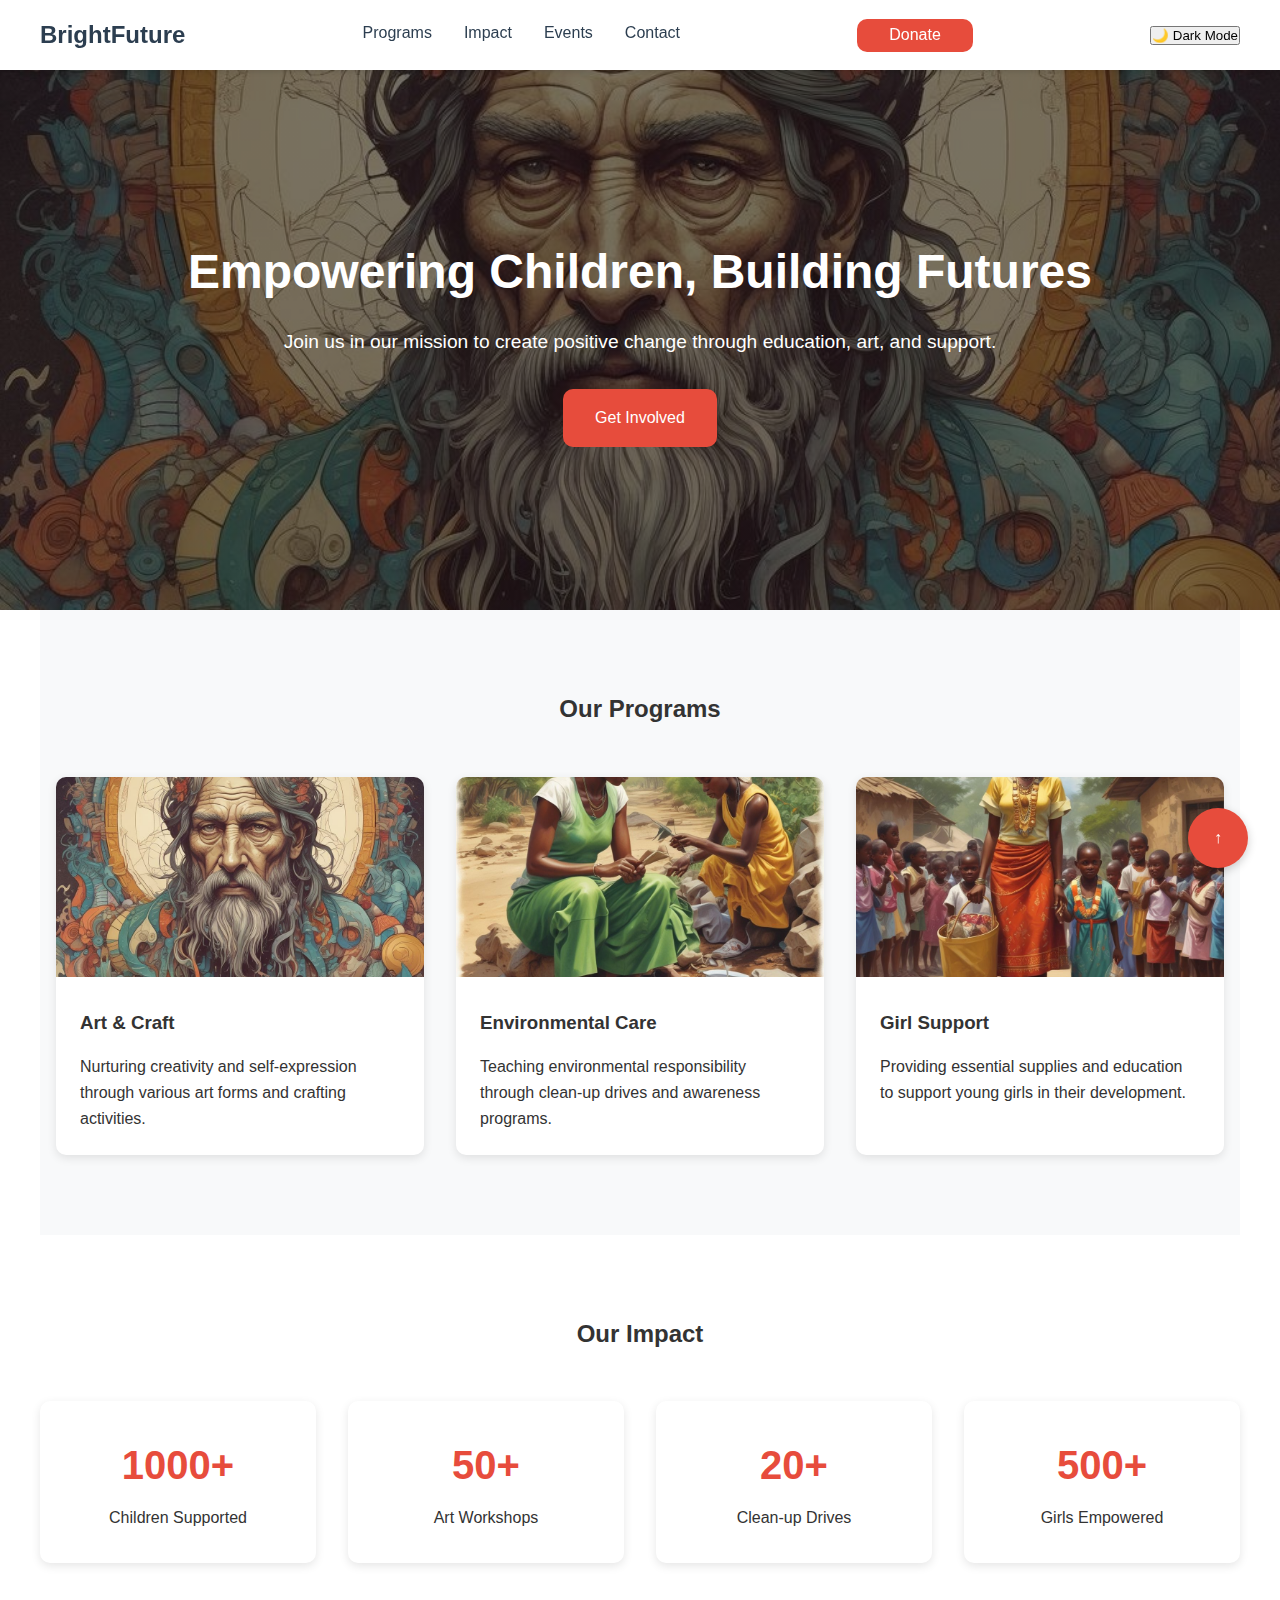
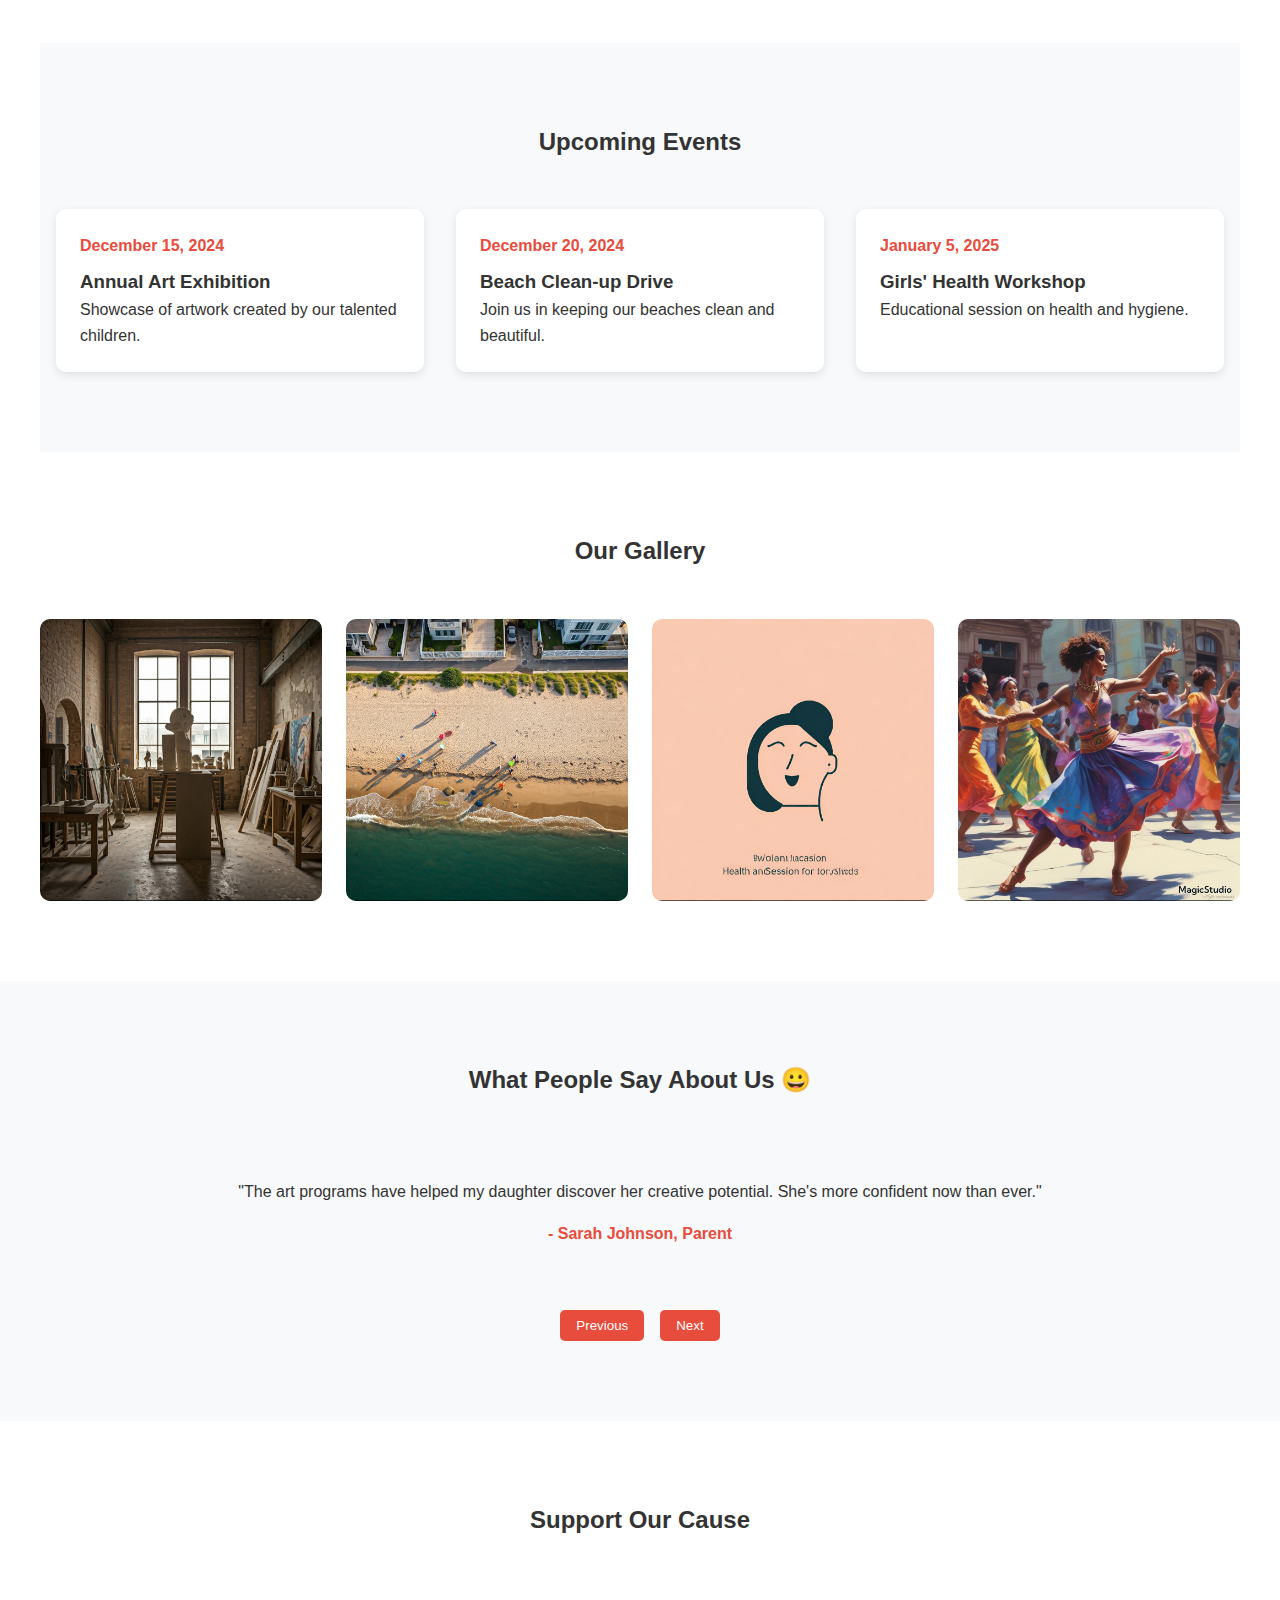
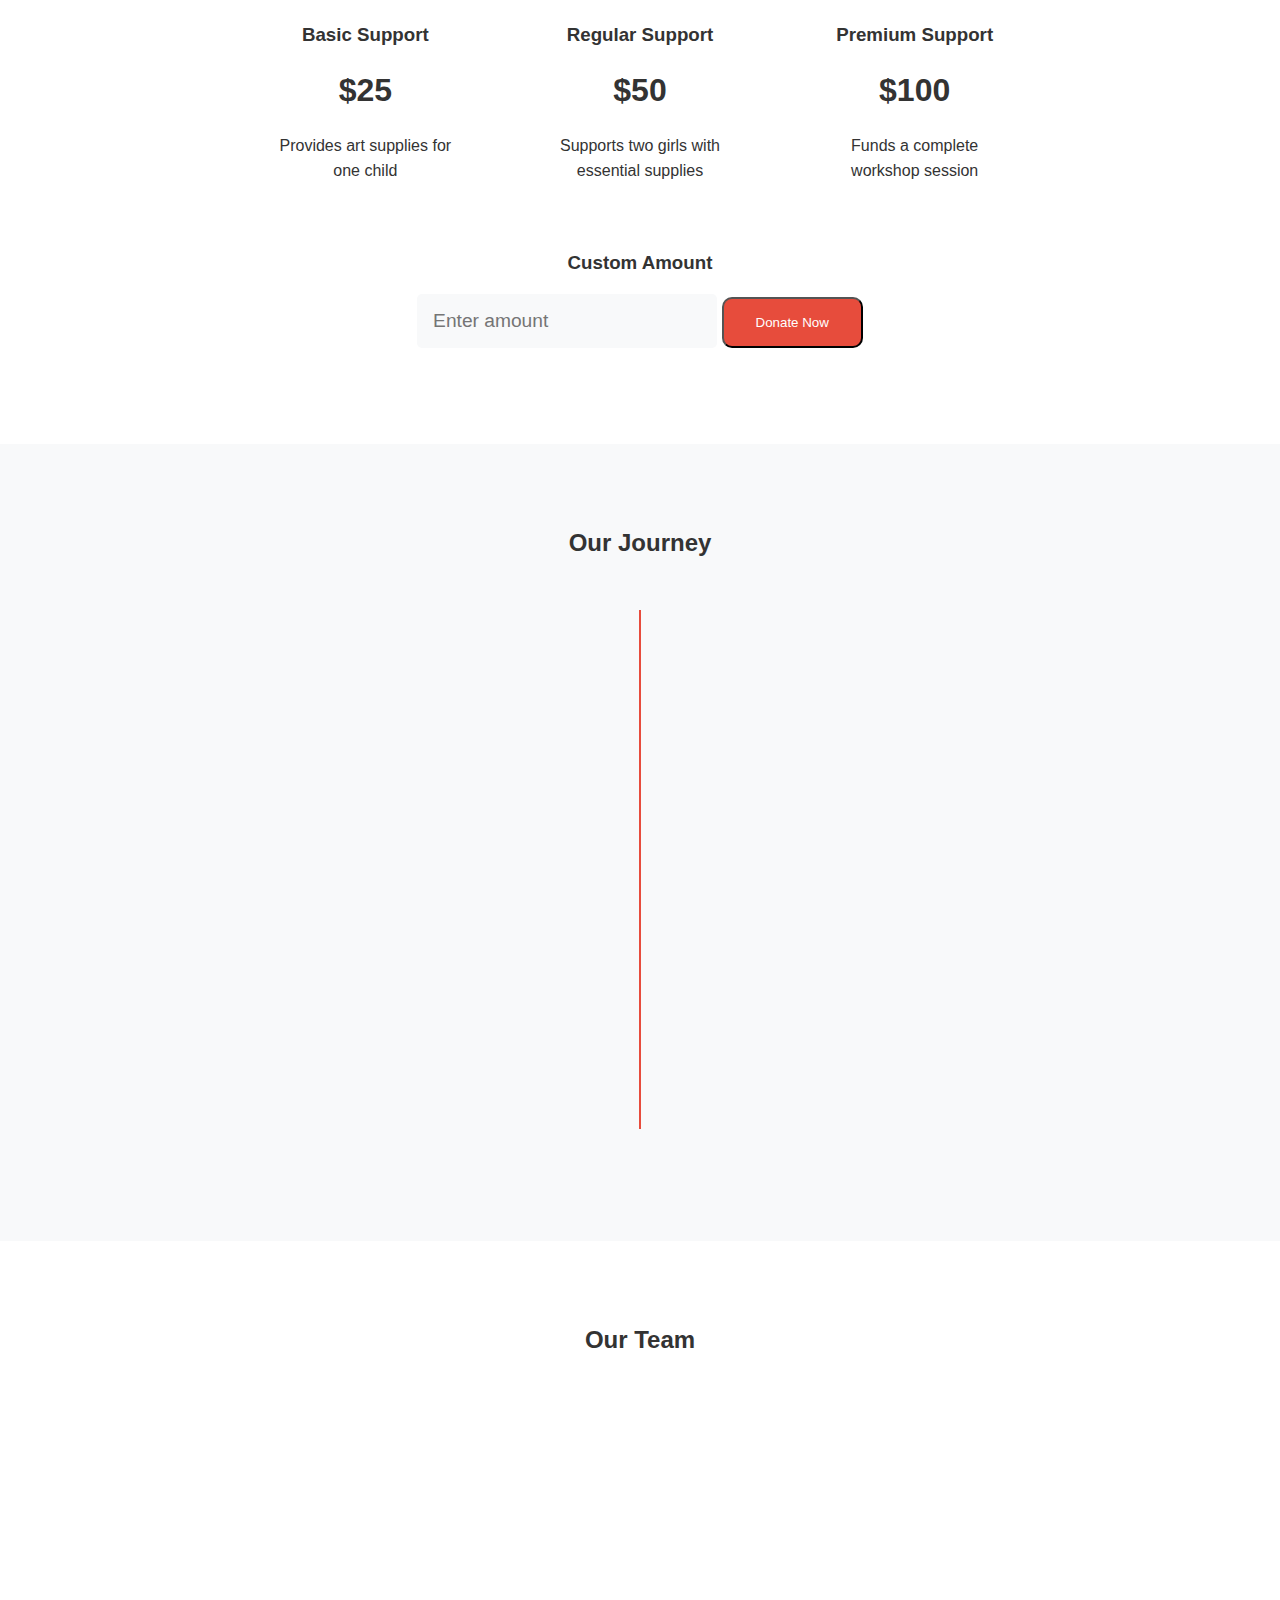
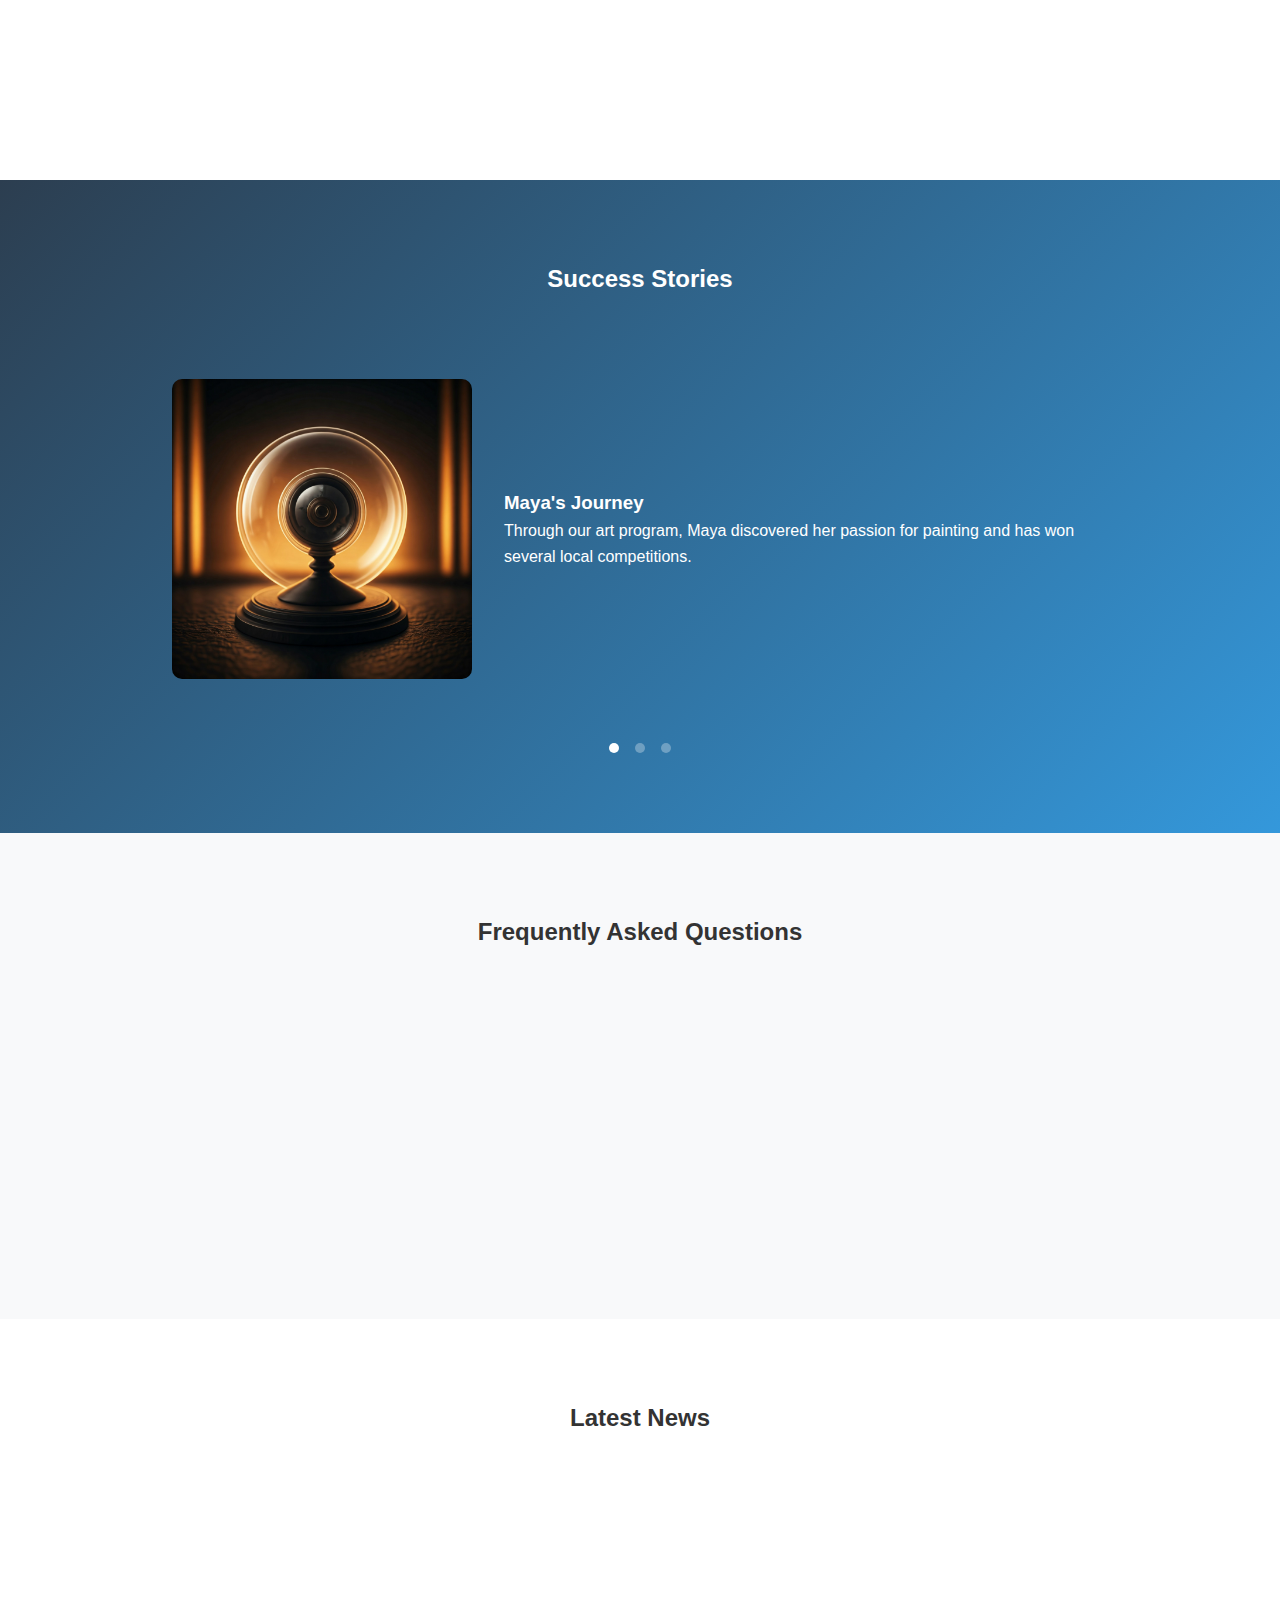
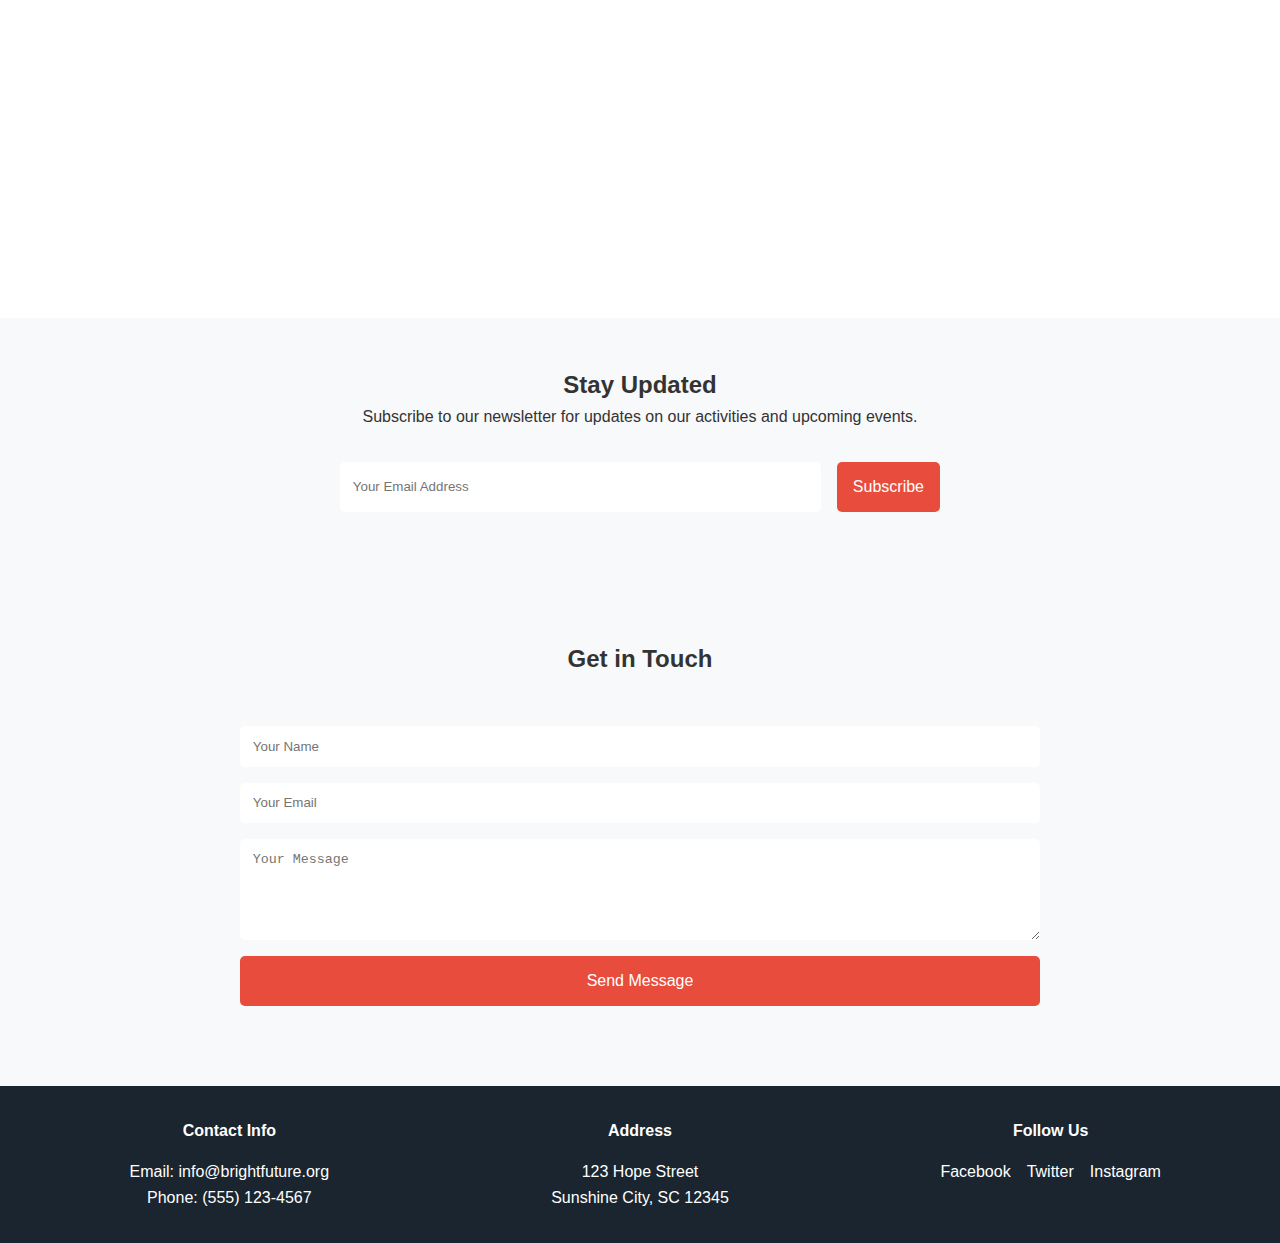
<file: index.html>
<!DOCTYPE html>
<html lang="en">
<head>
    <meta charset="UTF-8">
    <meta name="viewport" content="width=device-width, initial-scale=1.0">
    <title>BrightFuture - Empowering Children</title>
    <link rel="stylesheet" href="index.css">
    
</head>
<body>
        <div class="progress-bar"></div>
        <nav>
            <div class="nav-content">
                <div class="logo">BrightFuture</div>
                <div class="nav-links">
                    <a href="#programs">Programs</a>
                    <a href="#impact">Impact</a>
                    <a href="#events">Events</a>
                    <a href="#contact">Contact</a>
                </div>
                <a href="#" class="cta-button" >Donate</a>
                <button id="theme-toggle" class="theme-toggle-btn">🌙 Dark Mode</button>
                
            </div>
        </nav>
    <section class="hero">
        <div class="hero-content">
            <h1>Empowering Children, Building Futures</h1>
            <p>Join us in our mission to create positive change through education, art, and support.</p>
            <a href="#contact" class="cta-button">Get Involved</a>
        </div>
    </section>


    <section id="programs" class="programs">
        <h2 class="section-title">Our Programs</h2>
        <div class="program-grid">
            <div class="program-card">
                <img src="images/programs/art&craft.jpg" alt="Art & Craft" class="program-image">
                <div class="program-content">
                    <h3>Art & Craft</h3>
                    <p>Nurturing creativity and self-expression through various art forms and crafting activities.</p>
                </div>
            </div>
            <div class="program-card">
                <img src="images/programs/enviroment.jpg" alt="Environmental Initiative" class="program-image">
                <div class="program-content">
                    <h3>Environmental Care</h3>
                    <p>Teaching environmental responsibility through clean-up drives and awareness programs.</p>
                </div>
            </div>
            <div class="program-card">
                <img src="images/programs/girl-support.jpg" alt="Girl Support" class="program-image">
                <div class="program-content">
                    <h3>Girl Support</h3>
                    <p>Providing essential supplies and education to support young girls in their development.</p>
                </div>
            </div>
        </div>
    </section>

    <section id="impact" class="impact">
        <div class="impact-content">
            <h2 class="section-title">Our Impact</h2>
            <div class="stats-grid">
                <div class="stat-card">
                    <div class="stat-number">1000+</div>
                    <p>Children Supported</p>
                </div>
                <div class="stat-card">
                    <div class="stat-number">50+</div>
                    <p>Art Workshops</p>
                </div>
                <div class="stat-card">
                    <div class="stat-number">20+</div>
                    <p>Clean-up Drives</p>
                </div>
                <div class="stat-card">
                    <div class="stat-number">500+</div>
                    <p>Girls Empowered</p>
                </div>
            </div>
        </div>
    </section>

    <section id="events" class="events">
        <h2 class="section-title">Upcoming Events</h2>
        <div class="event-list">
            <div class="event-card">
                <div class="event-content">
                    <div class="event-date">December 15, 2024</div>
                    <h3>Annual Art Exhibition</h3>
                    <p>Showcase of artwork created by our talented children.</p>
                </div>
            </div>
            <div class="event-card">
                <div class="event-content">
                    <div class="event-date">December 20, 2024</div>
                    <h3>Beach Clean-up Drive</h3>
                    <p>Join us in keeping our beaches clean and beautiful.</p>
                </div>
            </div>
            <div class="event-card">
                <div class="event-content">
                    <div class="event-date">January 5, 2025</div>
                    <h3>Girls' Health Workshop</h3>
                    <p>Educational session on health and hygiene.</p>
                </div>
            </div>
        </div>
    </section>

    <section class="gallery">
        <div class="gallery-content">
            <h2 class="section-title">Our Gallery</h2>
            <div class="gallery-grid">
                <div class="gallery-item">
                    <img src="images/gallery/Art-workshop.jpeg" alt="Art Workshop">
                    <div class="gallery-overlay">
                        <h3>Art Workshop</h3>
                        <p>Children expressing creativity through painting</p>
                    </div>
                </div>
                <div class="gallery-item">
                    <img src="images/gallery/community-cleanup.jpeg" alt="Community Cleanup">
                    <div class="gallery-overlay">
                        <h3>Community Cleanup</h3>
                        <p>Community effort to clean our beaches</p>
                    </div>
                </div>
                <div class="gallery-item">
                    <img src="images/gallery/girls.jpeg" alt="Girls Workshop">
                    <div class="gallery-overlay">
                        <h3>Girls Workshop</h3>
                        <p>Educational session on health and hygiene</p>
                    </div>
                </div>
                <div class="gallery-item">
                    <img src="images/gallery/culture-events.jpg" alt="Cultural Event">
                    <div class="gallery-overlay">
                        <h3>Cultural Event</h3>
                        <p>Celebrating diversity through dance</p>
                    </div>
                </div>
            </div>
        </div>
    </section>

    <section class="testimonials">
        <div class="testimonials-content">
            <h2 class="section-title">What People Say About Us 😀</h2>
            <div class="testimonial-slider">
                <div class="testimonial-track">
                    <div class="testimonial-slide">
                        <p>"The art programs have helped my daughter discover her creative potential. She's more confident now than ever."</p>
                        <div class="testimonial-author">- Sarah Johnson, Parent</div>
                    </div>
                    <div class="testimonial-slide">
                        <p>"The environmental initiatives teach our children to be responsible citizens. It's amazing to see them so passionate about cleaning up our community."</p>
                        <div class="testimonial-author">- Michael Chen, Volunteer</div>
                    </div>
                    <div class="testimonial-slide">
                        <p>"The support provided to young girls has made a significant impact in our community. It's truly transformative."</p>
                        <div class="testimonial-author">- Emily Rodriguez, Community Leader</div>
                    </div>
                </div>
                <div class="slider-buttons">
                    <button class="slider-button prev">Previous</button>
                    <button class="slider-button next">Next</button>
                </div>
            </div>
        </div>
    </section>

    <section class="donation">
        <div class="donation-content">
            <h2 class="section-title">Support Our Cause</h2>
            <div class="donation-options">
                <div class="donation-option" data-amount="25">
                    <h3>Basic Support</h3>
                    <div class="donation-amount">$25</div>
                    <p>Provides art supplies for one child</p>
                </div>
                <div class="donation-option" data-amount="50">
                    <h3>Regular Support</h3>
                    <div class="donation-amount">$50</div>
                    <p>Supports two girls with essential supplies</p>
                </div>
                <div class="donation-option" data-amount="100">
                    <h3>Premium Support</h3>
                    <div class="donation-amount">$100</div>
                    <p>Funds a complete workshop session</p>
                </div>
            </div>
            <div class="custom-donation">
                <h3>Custom Amount</h3>
                <input type="number" min="1" placeholder="Enter amount">
                <button class="cta-button">Donate Now</button>
            </div>
        </div>
    </section>

   <!--  ======== beinning of zero === -->
    <section class="timeline">
        <h2 class="section-title">Our Journey</h2>
        <div class="timeline-content">
            <div class="timeline-line"></div>
            <div class="timeline-item fade-in">
                <div class="timeline-dot"></div>
                <h3>2018</h3>
                <p>Founded with a vision to empower children through education and art</p>
            </div>
            <div class="timeline-item fade-in">
                <div class="timeline-dot"></div>
                <h3>2019</h3>
                <p>Launched our first art workshop program</p>
            </div>
            <div class="timeline-item fade-in">
                <div class="timeline-dot"></div>
                <h3>2020</h3>
                <p>Initiated environmental awareness programs</p>
            </div>
            <div class="timeline-item fade-in">
                <div class="timeline-dot"></div>
                <h3>2021</h3>
                <p>Started girl support initiative</p>
            </div>
            <div class="timeline-item fade-in">
                <div class="timeline-dot"></div>
                <h3>2022</h3>
                <p>Reached 1000+ children through our programs</p>
            </div>
            <div class="timeline-item fade-in">
                <div class="timeline-dot"></div>
                <h3>Current</h3>
                <p>Reached 10000+ children through our programs</p>
            </div>
        </div>
    </section>

    <section class="team">
        <h2 class="section-title">Our Team</h2>
        <div class="team-grid">
            <div class="team-member fade-in">
                <img src="images/team/f-member.webp" alt="Team Member 1">
                <h3>Sarah Wilson</h3>
                <p>Executive Director</p>
            </div>
            <div class="team-member fade-in">
                <img src="images/team/m-member.webp" alt="Team Member 2">
                <h3>John Davis</h3>
                <p>Program Coordinator</p>
            </div>
            <div class="team-member fade-in">
                <img src="images/team/f-member.webp" alt="Team Member 3">
                <h3>Maria Garcia</h3>
                <p>Art Director</p>
            </div>
            <div class="team-member fade-in">
                <img src="images/team/m-member.webp" alt="Team Member 4">
                <h3>David Chen</h3>
                <p>Community Manager</p>
            </div>
        </div>
    </section>

    <section class="success-stories">
        <h2 class="section-title">Success Stories</h2>
        <div class="story-carousel">
            <div class="story-track">
                <div class="story-slide">
                    <div class="story-image">
                        <img src="images/success/scs-1.jpeg" alt="Success Story 1">
                    </div>
                    <div class="story-content">
                        <h3>Maya's Journey</h3>
                        <p>Through our art program, Maya discovered her passion for painting and has won several local competitions.</p>
                    </div>
                </div>
                <div class="story-slide">
                    <div class="story-image">
                        <img src="images/success/scs-2.jpeg" alt="Success Story 2">
                    </div>
                    <div class="story-content">
                        <h3>The Green Warriors</h3>
                        <p>A group of children initiated their own neighborhood cleaning campaign after participating in our environmental program.</p>
                    </div>
                </div>
                <div class="story-slide">
                    <div class="story-image">
                        <img src="images/success/scs-3.jpeg" alt="Success Story 2">
                    </div>
                    <div class="story-content">
                        <h3>The Enviromentalist</h3>
                        <p>A group of children initiated their own neighborhood cleaning campaign after participating in our environmental program.</p>
                    </div>
                </div>
            </div>
            <div class="story-indicators"></div>
        </div>
    </section>

    <section class="faq">
        <h2 class="section-title">Frequently Asked Questions</h2>
        <div class="faq-content">
            <div class="faq-item fade-in">
                <div class="faq-question">
                    <h3>How can I volunteer?</h3>
                    <span class="toggle">+</span>
                </div>
                <div class="faq-answer">
                    <p>You can volunteer by filling out our volunteer form or contacting us directly. We have various programs that need support.</p>
                </div>
            </div>
            <div class="faq-item fade-in">
                <div class="faq-question">
                    <h3>What age groups do you work with?</h3>
                    <span class="toggle">+</span>
                </div>
                <div class="faq-answer">
                    <p>We work with children aged 6-16 years old across all our programs.</p>
                </div>
            </div>
            <div class="faq-item fade-in">
                <div class="faq-question">
                    <h3>How are donations used?</h3>
                    <span class="toggle">+</span>
                </div>
                <div class="faq-answer">
                    <p>Donations are used to fund our programs, purchase supplies, and support children in need.</p>
                </div>
            </div>
        </div>
    </section>

    <section class="blog">
        <h2 class="section-title">Latest News</h2>
        <div class="blog-grid">
            <article class="blog-post fade-in">
                <div class="blog-image">
                    <img src="images/blog/blog1.jpeg" alt="Blog Post 1">
                </div>
                <div class="blog-content">
                    <div class="blog-date">November 1, 2024</div>
                    <h3>Annual Art Exhibition Success</h3>
                    <p>Our annual art exhibition showcased incredible talent from our young artists...</p>
                </div>
            </article>
            <article class="blog-post fade-in">
                <div class="blog-image">
                    <img src="images/blog/blog2.jpeg" alt="Blog Post 2">
                </div>
                <div class="blog-content">
                    <div class="blog-date">October 28, 2024</div>
                    <h3>Environmental Initiative Launch</h3>
                    <p>New program launched to teach children about environmental conservation...</p>
                </div>
            </article>
            <article class="blog-post fade-in">
                <div class="blog-image">
                    <img src="images/blog/blog3.jpeg" alt="Blog Post 3">
                </div>
                <div class="blog-content">
                    <div class="blog-date">October 25, 2024</div>
                    <h3>Supporting Girls' Education</h3>
                    <p>Our new initiative to support girls' education has reached over 200 students...</p>
                </div>
            </article>
        </div>
    </section>
    
    <a href="#" class="fab" id="scrollToTop">↑</a>

    <div class="toast" id="toast"></div>
   <!--  ========== ZEro end -->

    <section class="newsletter">
        <div class="newsletter-content">
            <h2>Stay Updated</h2>
            <p>Subscribe to our newsletter for updates on our activities and upcoming events.</p>
            <form class="newsletter-form">
                <input type="email" placeholder="Your Email Address" required>
                <button type="submit" class="submit-button">Subscribe</button>
            </form>
        </div>
    </section>

    <section id="contact" class="contact">
        <div class="contact-content">
            <h2 class="section-title">Get in Touch</h2>
            <form class="contact-form">
                <div class="form-group">
                    <input type="text" placeholder="Your Name" required>
                </div>
                <div class="form-group">
                    <input type="email" placeholder="Your Email" required>
                </div>
                <div class="form-group">
                    <textarea placeholder="Your Message" rows="5" required></textarea>
                </div>
                <button type="submit" class="submit-button">Send Message</button>
            </form>
        </div>
    </section>

    <footer>
        <div class="footer-content">
            <div class="footer-section">
                <h4>Contact Info</h4>
                <p>Email: info@brightfuture.org</p>
                <p>Phone: (555) 123-4567</p>
            </div>
            <div class="footer-section">
                <h4>Address</h4>
                <p>123 Hope Street</p>
                <p>Sunshine City, SC 12345</p>
            </div>
            <div class="footer-section">
                <h4>Follow Us</h4>
                <div class="social-links">
                    <a href="#">Facebook</a>
                    <a href="#">Twitter</a>
                    <a href="#">Instagram</a>
                </div>
            </div>
        </div>
    </footer>

    <!-- Modal -->
    <div class="modal">
        <div class="modal-content">
            <button class="close-modal">&times;</button>
            <h2>Thank You!</h2>
            <p>Your submission has been received. We'll get back to you soon.</p>
        </div>
    </div>

    <script>
        // Smooth scrolling for navigation links
        document.querySelectorAll('a[href^="#"]').forEach(anchor => {
            anchor.addEventListener('click', function (e) {
                e.preventDefault();
                const target = document.querySelector(this.getAttribute('href'));
                if (target) {
                    target.scrollIntoView({
                        behavior: 'smooth'
                    });
                }
            });
        });

        // Form submission handler
        document.querySelector('.contact-form').addEventListener('submit', function(e) {
            e.preventDefault();
            alert('Thank you for your message! We will get back to you soon.');
            this.reset();
        });

        // Mobile Menu Toggle
        const mobileMenuButton = document.querySelector('.mobile-menu-button');
        // const navLinks = document.querySelector('.nav-links');

        // mobileMenuButton?.addEventListener('click', () => {
        //     navLinks.classList.toggle('active');
        // });

        // Testimonial Slider
        let currentSlide = 0;
        const track = document.querySelector('.testimonial-track');
        const slides = document.querySelectorAll('.testimonial-slide');
        const prevButton = document.querySelector('.slider-button.prev');
        const nextButton = document.querySelector('.slider-button.next');

        function updateSlider() {
            track.style.transform = `translateX(-${currentSlide * 100}%)`;
        }

        prevButton?.addEventListener('click', () => {
            currentSlide = (currentSlide - 1 + slides.length) % slides.length;
            updateSlider();
        });

        nextButton?.addEventListener('click', () => {
            currentSlide = (currentSlide + 1) % slides.length;
            updateSlider();
        });

        // Auto-advance slides
        setInterval(() => {
            currentSlide = (currentSlide + 1) % slides.length;
            updateSlider();
        }, 5000);

        // Donation Options
        // const donationOptions = document.querySelectorAll('.donation-option');
        // donationOptions.forEach(option => {
        //     option.addEventListener('click', () => {
        //         const amount = option.dataset.amount;
        //         document.querySelector('.custom-donation input').value = amount;
        //     });
        // });

        // Progress Bar
        window.addEventListener('scroll', () => {
            const winScroll = document.body.scrollTop || document.documentElement.scrollTop;
            const height = document.documentElement.scrollHeight - document.documentElement.clientHeight;
            const scrolled = (winScroll / height) * 100;
            document.querySelector('.progress-bar').style.width = scrolled + '%';
        });

        // Modal Handling
        const modal = document.querySelector('.modal');
        const closeModal = document.querySelector('.close-modal');

        function showModal() {
            modal.classList.add('active');
        }

        closeModal?.addEventListener('click', () => {
            modal.classList.remove('active');
        });

        // Form Submissions
        const contactForm = document.querySelector('.contact-form');
        const newsletterForm = document.querySelector('.newsletter-form');

        contactForm?.addEventListener('submit', (e) => {
            e.preventDefault();
            showModal();
            contactForm.reset();
        });

        newsletterForm?.addEventListener('submit', (e) => {
            e.preventDefault();
            showModal();
            newsletterForm.reset();
        });

        // Intersection Observer for animations
        const observer = new IntersectionObserver((entries) => {
            entries.forEach(entry => {
                if (entry.isIntersecting) {
                    entry.target.classList.add('animate');
                }
            });
        }, {
            threshold: 0.1
        });

        document.querySelectorAll('section').forEach(section => {
            observer.observe(section);
        });
    </script>
    <script>
        // JavaScript for theme toggle
        const themeToggleButton = document.getElementById("theme-toggle");
        const currentTheme = localStorage.getItem("theme") || "light"; // Get saved theme from localStorage or default to "light"
        const rootElement = document.documentElement; // Reference to <html> tag

        // Apply saved theme on page load
        rootElement.setAttribute("data-theme", currentTheme);
        themeToggleButton.textContent = currentTheme === "dark" ? "☀️ Light Mode" : "🌙 Dark Mode";

        // Toggle theme on button click
        themeToggleButton.addEventListener("click", () => {
            const newTheme = rootElement.getAttribute("data-theme") === "light" ? "dark" : "light";
            rootElement.setAttribute("data-theme", newTheme); // Update the data-theme attribute
            localStorage.setItem("theme", newTheme); // Save the new theme to localStorage
            themeToggleButton.textContent = newTheme === "dark" ? "☀️ Light Mode" : "🌙 Dark Mode";
        });
    </script>

    <!-- Zero -->
     <script>
        // Previous script content remains

        // Timeline Animation
        const timelineItems = document.querySelectorAll('.timeline-item');
        const fadeElements = document.querySelectorAll('.fade-in');

        const observerOptions = {
            threshold: 0.2,
            rootMargin: '0px 0px -50px 0px'
        };

        const fadeObserver = new IntersectionObserver((entries) => {
            entries.forEach(entry => {
                if (entry.isIntersecting) {
                    entry.target.classList.add('visible');
                    fadeObserver.unobserve(entry.target);
                }
            });
        }, observerOptions);

        fadeElements.forEach(element => {
            fadeObserver.observe(element);
        });

        // Success Stories Carousel
        const storyTrack = document.querySelector('.story-track');
        const storySlides = document.querySelectorAll('.story-slide');
        const indicatorsContainer = document.querySelector('.story-indicators');
        let currentStoryIndex = 0;

        // Create indicators
        storySlides.forEach((_, index) => {
            const indicator = document.createElement('div');
            indicator.classList.add('story-indicator');
            if (index === 0) indicator.classList.add('active');
            indicator.addEventListener('click', () => goToStory(index));
            indicatorsContainer.appendChild(indicator);
        });

        function goToStory(index) {
            currentStoryIndex = index;
            updateStoryCarousel();
        }

        function updateStoryCarousel() {
            storyTrack.style.transform = `translateX(-${currentStoryIndex * 100}%)`;
            document.querySelectorAll('.story-indicator').forEach((indicator, index) => {
                indicator.classList.toggle('active', index === currentStoryIndex);
            });
        }

        // Auto-advance stories
        setInterval(() => {
            currentStoryIndex = (currentStoryIndex + 1) % storySlides.length;
            updateStoryCarousel();
        }, 5000);

        // FAQ Accordion
        const faqItems = document.querySelectorAll('.faq-item');
        
        faqItems.forEach(item => {
            const question = item.querySelector('.faq-question');
            question.addEventListener('click', () => {
                const isActive = item.classList.contains('active');
                
                // Close all FAQ items
                faqItems.forEach(faqItem => {
                    faqItem.classList.remove('active');
                    faqItem.querySelector('.toggle').textContent = '+';
                });

                // Open clicked item if it wasn't active
                if (!isActive) {
                    item.classList.add('active');
                    item.querySelector('.toggle').textContent = '-';
                }
            });
        });

        // Scroll to Top Button
        const scrollToTopBtn = document.getElementById('scrollToTop');

        window.addEventListener('scroll', () => {
            if (window.pageYOffset > 300) {
                scrollToTopBtn.style.display = 'flex';
            } else {
                scrollToTopBtn.style.display = 'none';
            }
        });

        scrollToTopBtn.addEventListener('click', (e) => {
            e.preventDefault();
            window.scrollTo({
                top: 0,
                behavior: 'smooth'
            });
        });

        // Toast Notification System
        const toast = document.getElementById('toast');
        
        function showToast(message, duration = 3000) {
            toast.textContent = message;
            toast.classList.add('show');
            
            setTimeout(() => {
                toast.classList.remove('show');
            }, duration);
        }

        // Enhanced Form Submissions
        const forms = document.querySelectorAll('form');
        
        forms.forEach(form => {
            form.addEventListener('submit', (e) => {
                e.preventDefault();
                
                // Simulate form submission
                setTimeout(() => {
                    showToast('Thank you for your submission!');
                    form.reset();
                }, 1000);
            });
        });

        // Donation Amount Selection
        const donationOptions = document.querySelectorAll('.donation-option');
        const customAmountInput = document.querySelector('.custom-donation input');
        
        donationOptions.forEach(option => {
            option.addEventListener('click', () => {
                // Remove active class from all options
                donationOptions.forEach(opt => opt.classList.remove('active'));
                
                // Add active class to clicked option
                option.classList.add('active');
                
                // Update custom amount input
                customAmountInput.value = option.dataset.amount;
                
                showToast(`Selected donation amount: $${option.dataset.amount}`);
            });
        });

        // Enhanced Navigation
        const navLinks = document.querySelectorAll('.nav-links a');
        
        navLinks.forEach(link => {
            link.addEventListener('click', (e) => {
                if (link.classList.contains('cta-button')) return;
                
                e.preventDefault();
                const targetId = link.getAttribute('href');
                const targetSection = document.querySelector(targetId);
                
                if (targetSection) {
                    targetSection.scrollIntoView({
                        behavior: 'smooth'
                    });
                    
                    // Update URL without page jump
                    history.pushState(null, null, targetId);
                }
            });
        });

        // Lazy Loading Images
        const imageObserver = new IntersectionObserver((entries, observer) => {
            entries.forEach(entry => {
                if (entry.isIntersecting) {
                    const img = entry.target;
                    img.src = img.dataset.src;
                    observer.unobserve(img);
                }
            });
        });

        document.querySelectorAll('img[data-src]').forEach(img => {
            imageObserver.observe(img);
        });
    </script>
    <!--  End of Zero  -->
</body>
</html>
</file>
<file: index.css>
/* Import other styles */
@import url("./static/css/theme.css");
@import url("./static/css/hero.css");
@import url("./static/css/programs.css");
@import url("./static/css/impact.css");
@import url("./static/css/events.css");
@import url("./static/css/gallery.css");
@import url("./static/css/testimonials.css");
@import url("./static/css/donation.css");
@import url("./static/css/newsletter.css");
@import url("./static/css/contact.css");
@import url("./static/css/feedbackmodal.css");
@import url("./static/css/timeline.css");
@import url("./static/css/team.css");
@import url("./static/css/scs-stories.css");
@import url("./static/css/faq.css");
@import url("./static/css/blog.css");

/* Reset and base styles */
:root {
    --body-font: 'Segoe UI', Tahoma, Geneva, Verdana, sans-serif;
    --shadow: 0 2px 5px rgba(0, 0, 0, 0.1);
    --transition: all 0.3s ease;
    --transition2: transform 0.3s;
    --transition-btn: background-color 0.3s;
    --border-radius: 10px;
    --line-height: 1.6;
}

* {
    margin: 0;
    padding: 0;
    box-sizing: border-box;
}

body {
    font-family: var(--body-font);
    line-height: var(--line-height);
    color: var(--text-primary);
}

/* Progress Bar */
.progress-bar {
    position: fixed;
    top: 0;
    left: 0;
    height: 3px;
    background: var(--primary-color);
    z-index: 1002;
    width: 0;
    transition: width 0.3s;
}
/* New Animation Classes */
.fade-in {
    opacity: 0;
    transform: translateY(20px);
    transition: opacity 0.6s ease-out, transform 0.6s ease-out;
}

.fade-in.visible {
    opacity: 1;
    transform: translateY(0);
}
/* Floating Action Button */
.fab {
    position: fixed;
    bottom: 2rem;
    right: 2rem;
    width: 60px;
    height: 60px;
    background: #e74c3c;
    border-radius: 50%;
    display: flex;
    align-items: center;
    justify-content: center;
    color: white;
    text-decoration: none;
    box-shadow: 0 3px 10px rgba(0, 0, 0, 0.2);
    transition: transform 0.3s;
    z-index: 1000;
}

.fab:hover {
    transform: scale(1.1);
}

/* Toast Notifications */
.toast {
    position: fixed;
    bottom: 2rem;
    left: 50%;
    transform: translateX(-50%) translateY(100px);
    background: var(--bg-secondary);
    color: var(--text-primary);
    padding: 1rem 2rem;
    border-radius: 5px;
    opacity: 0;
    transition: transform 0.3s, opacity 0.3s;
}

.toast.show {
    transform: translateX(-50%) translateY(0);
    opacity: 1;
}

/* Navigation */
nav {
    background-color: #fff;
    padding: 1rem;
    position: sticky;
    width: 100%;
    top: 0;
    box-shadow: 0 2px 5px rgba(0, 0, 0, 0.1);
    z-index: 1000;
}

.nav-content {
    max-width: 1200px;
    margin: 0 auto;
    display: flex;
    justify-content: space-between;
    align-items: center;
}

.logo {
    font-size: 1.5rem;
    font-weight: bold;
    color: var(--accent-color);
}

.nav-links {
    display: flex;
    gap: 2rem;
    align-items: center;
}

.nav-links a {
    text-decoration: none;
    color: var(--accent-color);
    font-weight: 500;
    transition: color 0.3s;
    position: relative;
    padding-bottom: 0.25rem;
}

.nav-links a::after {
    content: '';
    position: absolute;
    bottom: 0;
    left: 0;
    width: 0;
    height: 2px;
    background-color: var(--primary-color);
    transition: var(--transition);
}

.nav-links a:hover::after {
    width: 100%;
}

nav .cta-button {
    height: 33px;
    display: flex;
    align-items: center;
}

/* .nav-links a:hover {
    color: #e74c3c;
} */

/* Mobile Menu */
.mobile-menu-button {
    display: none;
    background: none;
    border: none;
    font-size: 1.5rem;
    cursor: pointer;
}

/* Footer */
footer {
    background-color: #1a252f;
    color: white;
    padding: 2rem 1rem;
    text-align: center;
}

.footer-content {
    max-width: 1200px;
    margin: 0 auto;
    display: grid;
    grid-template-columns: repeat(auto-fit, minmax(200px, 1fr));
    gap: 2rem;
}

.footer-section h4 {
    margin-bottom: 1rem;
}

.social-links {
    display: flex;
    justify-content: center;
    gap: 1rem;
    margin-top: 1rem;
}

.social-links a {
    color: white;
    text-decoration: none;
}

/* Mobile Responsive */
@media (max-width: 768px) {
    .nav-content {
        flex-direction: column;
        gap: 1rem;
    }

    .mobile-menu-button {
        display: block;
    }

    .nav-links {
        display: none;
        width: 100%;
        flex-direction: column;
        text-align: center;
        padding: 1rem 0;
    }

    .nav-links.active {
        display: flex;
    }
}
</file>
